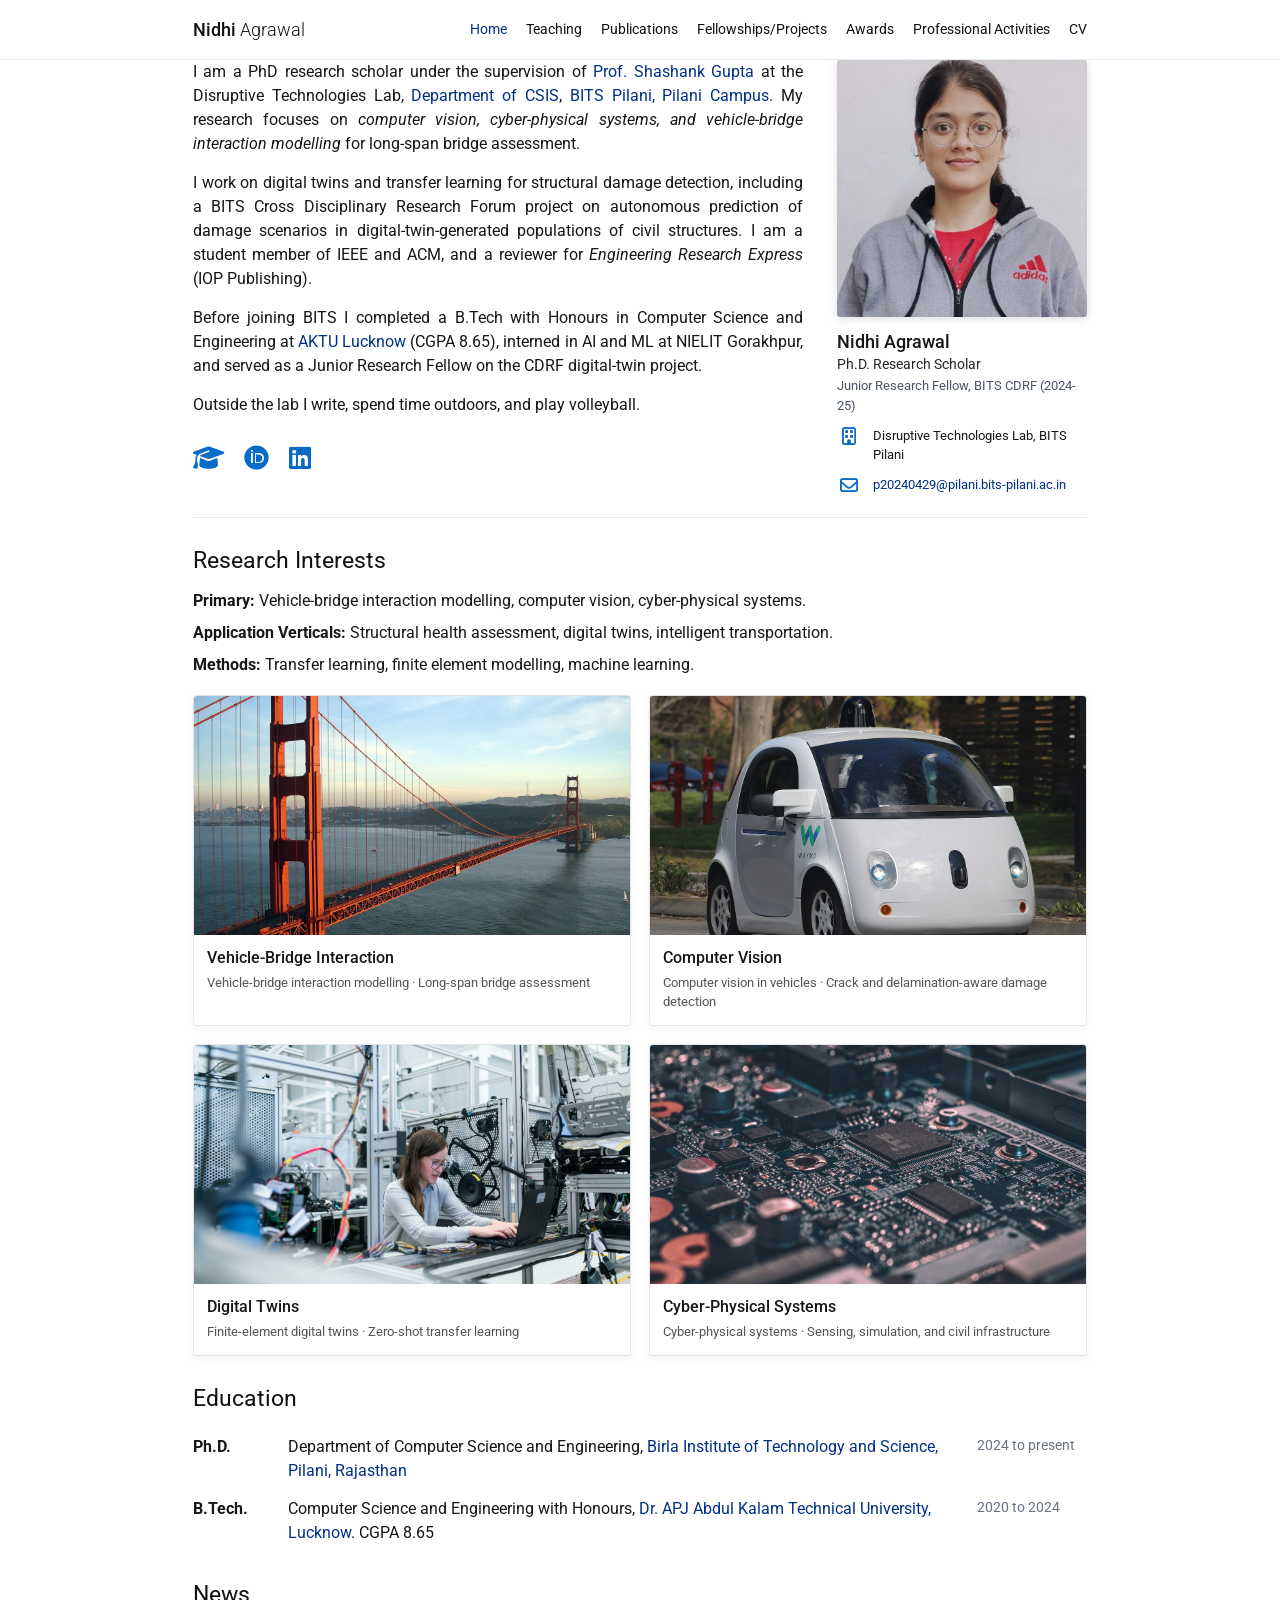
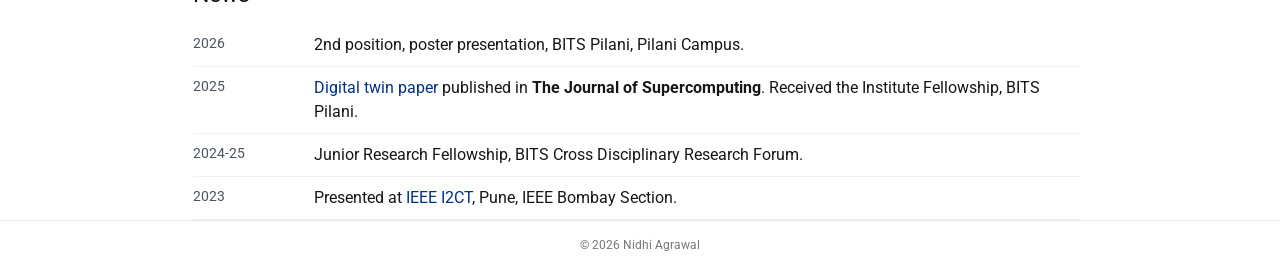
<file: index.html>
<!DOCTYPE html>
<html lang="en">
<head>
  <meta charset="utf-8">
  <meta name="viewport" content="width=device-width, initial-scale=1">
  <title>Nidhi Agrawal</title>
  <meta name="description" content="Nidhi Agrawal is a PhD research scholar at BITS Pilani working on computer vision, cyber-physical systems, and vehicle-bridge interaction modelling.">
  <link rel="canonical" href="https://786nidhiagrawal.github.io/">
  <link rel="icon" href="favicon.svg" type="image/svg+xml">
  <meta property="og:title" content="Nidhi Agrawal">
  <meta property="og:image" content="https://786nidhiagrawal.github.io/assets/nidhi.jpg">
  
  <link rel="preconnect" href="https://fonts.googleapis.com">
  <link rel="preconnect" href="https://fonts.gstatic.com" crossorigin>
  <link href="https://fonts.googleapis.com/css2?family=Roboto:wght@300;400;500;700&family=Roboto+Slab:wght@300;400;500&display=swap" rel="stylesheet">
  <link href="https://cdnjs.cloudflare.com/ajax/libs/font-awesome/6.7.2/css/all.min.css" rel="stylesheet">
  <link rel="stylesheet" href="styles.css?v=6">
</head>
<body>
  <nav>
    <div class="container nav-inner">
      <a class="brand" href="index.html"><b>Nidhi</b><span> Agrawal</span></a>
      <div class="links">
        <a class="active" href="index.html">Home</a><a href="teaching.html">Teaching</a><a href="publication.html">Publications</a><a href="research-projects.html">Fellowships/Projects</a><a href="awards.html">Awards</a><a href="professional-activities.html">Professional Activities</a><a href="assets/Nidhi_Agrawal_CV.pdf" target="_blank">CV</a>
      </div>
      <button aria-label="Open navigation" class="menu-btn" onclick="toggleMobileMenu()">☰</button>
    </div>
  </nav>
  <div class="mobile-links" id="mobileLinks">
    <div class="mobile-links-inner">
      <a class="active" href="index.html">Home</a><a href="teaching.html">Teaching</a><a href="publication.html">Publications</a><a href="research-projects.html">Fellowships/Projects</a><a href="awards.html">Awards</a><a href="professional-activities.html">Professional Activities</a><a href="assets/Nidhi_Agrawal_CV.pdf" target="_blank">CV</a>
    </div>
  </div>
  <main class="container">
    <div class="intro-section">
      <div class="bio">
        <p>
          I am a PhD research scholar under the supervision of
          <a href="https://www.bits-pilani.ac.in/pilani/shashank-gupta/" target="_blank">Prof. Shashank Gupta</a>
          at the Disruptive Technologies Lab,
          <a href="https://www.bits-pilani.ac.in/pilani/computer-science-information-systems/" target="_blank">Department of CSIS</a>,
          <a href="https://www.bits-pilani.ac.in/pilani/" target="_blank">BITS Pilani, Pilani Campus</a>.
          My research focuses on
          <em>computer vision, cyber-physical systems, and vehicle-bridge interaction modelling</em>
          for long-span bridge assessment.
        </p>
        <p>
          I work on digital twins and transfer learning for structural damage detection,
          including a BITS Cross Disciplinary Research Forum project on autonomous prediction
          of damage scenarios in digital-twin-generated populations of civil structures.
          I am a student member of IEEE and ACM, and a reviewer for
          <em>Engineering Research Express</em> (IOP Publishing).
        </p>
        <p>
          Before joining BITS I completed a B.Tech with Honours in Computer Science
          and Engineering at
          <a href="https://aktu.ac.in/" target="_blank">AKTU Lucknow</a>
          (CGPA 8.65), interned in AI and ML at NIELIT Gorakhpur, and served as a
          Junior Research Fellow on the CDRF digital-twin project.
        </p>
        <p>
          Outside the lab I write, spend time outdoors, and play volleyball.
        </p>
        <div class="academic-icons">
          <a href="https://scholar.google.com/citations?user=HJzKqeQAAAAJ" target="_blank" rel="noopener noreferrer" aria-label="Google Scholar" title="Google Scholar"><i class="fa-solid fa-graduation-cap"></i></a>
          <a href="https://orcid.org/0009-0005-8396-6947" target="_blank" rel="noopener noreferrer" aria-label="ORCID" title="ORCID"><i class="fa-brands fa-orcid"></i></a>
          <a href="https://www.linkedin.com/in/nidhi-agrawal-b269b3217/" target="_blank" rel="noopener noreferrer" aria-label="LinkedIn" title="LinkedIn"><i class="fa-brands fa-linkedin"></i></a>
        </div>
      </div>
      <aside class="profile">
        <img class="profile-photo" src="assets/nidhi.jpg" alt="Nidhi Agrawal" width="1363" height="1400">
        <h3>Nidhi Agrawal</h3>
        <p class="role">Ph.D. Research Scholar</p>
        <p class="fellowship-award">Junior Research Fellow, BITS CDRF (2024-25)</p>
        <div class="contact-info">
          <div class="contact-row">
            <i class="fa-regular fa-building" aria-hidden="true"></i>
            <span>Disruptive Technologies Lab, BITS Pilani</span>
          </div>
          <div class="contact-row">
            <i class="fa-regular fa-envelope" aria-hidden="true"></i>
            <span><a href="mailto:p20240429@pilani.bits-pilani.ac.in">p20240429@pilani.bits-pilani.ac.in</a></span>
          </div>
        </div>
      </aside>
    </div>
    <hr class="intro-divider">

    <section class="content-section">
      <h2>Research Interests</h2>
      <p><b>Primary:</b> Vehicle-bridge interaction modelling, computer vision, cyber-physical systems.</p>
      <p><b>Application Verticals:</b> Structural health assessment, digital twins, intelligent transportation.</p>
      <p><b>Methods:</b> Transfer learning, finite element modelling, machine learning.</p>
      <div class="research-grid">
        <article class="research-card">
          <img src="assets/research-bridge.jpg" alt="Long-span suspension bridge representing vehicle-bridge interaction modelling">
          <div class="research-card-body">
            <h3>Vehicle-Bridge Interaction</h3>
            <p>Vehicle-bridge interaction modelling · Long-span bridge assessment</p>
          </div>
        </article>
        <article class="research-card">
          <img src="assets/research-vision.jpg" alt="Autonomous vehicle representing computer vision in vehicles">
          <div class="research-card-body">
            <h3>Computer Vision</h3>
            <p>Computer vision in vehicles · Crack and delamination-aware damage detection</p>
          </div>
        </article>
        <article class="research-card">
          <img src="assets/research-twin.jpg" alt="Engineering workstation representing digital twins and finite element modelling">
          <div class="research-card-body">
            <h3>Digital Twins</h3>
            <p>Finite-element digital twins · Zero-shot transfer learning</p>
          </div>
        </article>
        <article class="research-card">
          <img src="assets/research-cps.jpg" alt="Circuit board representing cyber-physical systems">
          <div class="research-card-body">
            <h3>Cyber-Physical Systems</h3>
            <p>Cyber-physical systems · Sensing, simulation, and civil infrastructure</p>
          </div>
        </article>
      </div>
    </section>

    <section class="content-section">
      <h2>Education</h2>
      <div class="education-list">
        <div class="edu">
          <div><b>Ph.D.</b></div>
          <div>
            Department of Computer Science and Engineering,
            <a href="https://www.bits-pilani.ac.in/pilani/" target="_blank">Birla Institute of Technology and Science, Pilani, Rajasthan</a>
          </div>
          <div class="yr">2024 to present</div>
        </div>
        <div class="edu">
          <div><b>B.Tech.</b></div>
          <div>
            Computer Science and Engineering with Honours,
            <a href="https://aktu.ac.in/" target="_blank">Dr. APJ Abdul Kalam Technical University, Lucknow</a>.
            CGPA 8.65
          </div>
          <div class="yr">2020 to 2024</div>
        </div>
      </div>
    </section>

    <section class="content-section">
      <h2>News</h2>
      <div class="news">
        <div class="news-item">
          <div class="news-date">2026</div>
          <div>2nd position, poster presentation, BITS Pilani, Pilani Campus.</div>
        </div>
        <div class="news-item">
          <div class="news-date">2025</div>
          <div>
            <a href="https://doi.org/10.1007/s11227-026-08578-3" target="_blank">Digital twin paper</a>
            published in <b>The Journal of Supercomputing</b>.
            Received the Institute Fellowship, BITS Pilani.
          </div>
        </div>
        <div class="news-item">
          <div class="news-date">2024-25</div>
          <div>Junior Research Fellowship, BITS Cross Disciplinary Research Forum.</div>
        </div>
        <div class="news-item">
          <div class="news-date">2023</div>
          <div>
            Presented at
            <a href="https://ieeexplore.ieee.org/document/10126300" target="_blank">IEEE I2CT</a>,
            Pune, IEEE Bombay Section.
          </div>
        </div>
      </div>
    </section>
  </main>
  <footer>
    <div class="container">© <span id="year">2026</span> Nidhi Agrawal</div>
  </footer>
  <script src="script.js?v=6"></script>
</body>
</html>
</file>
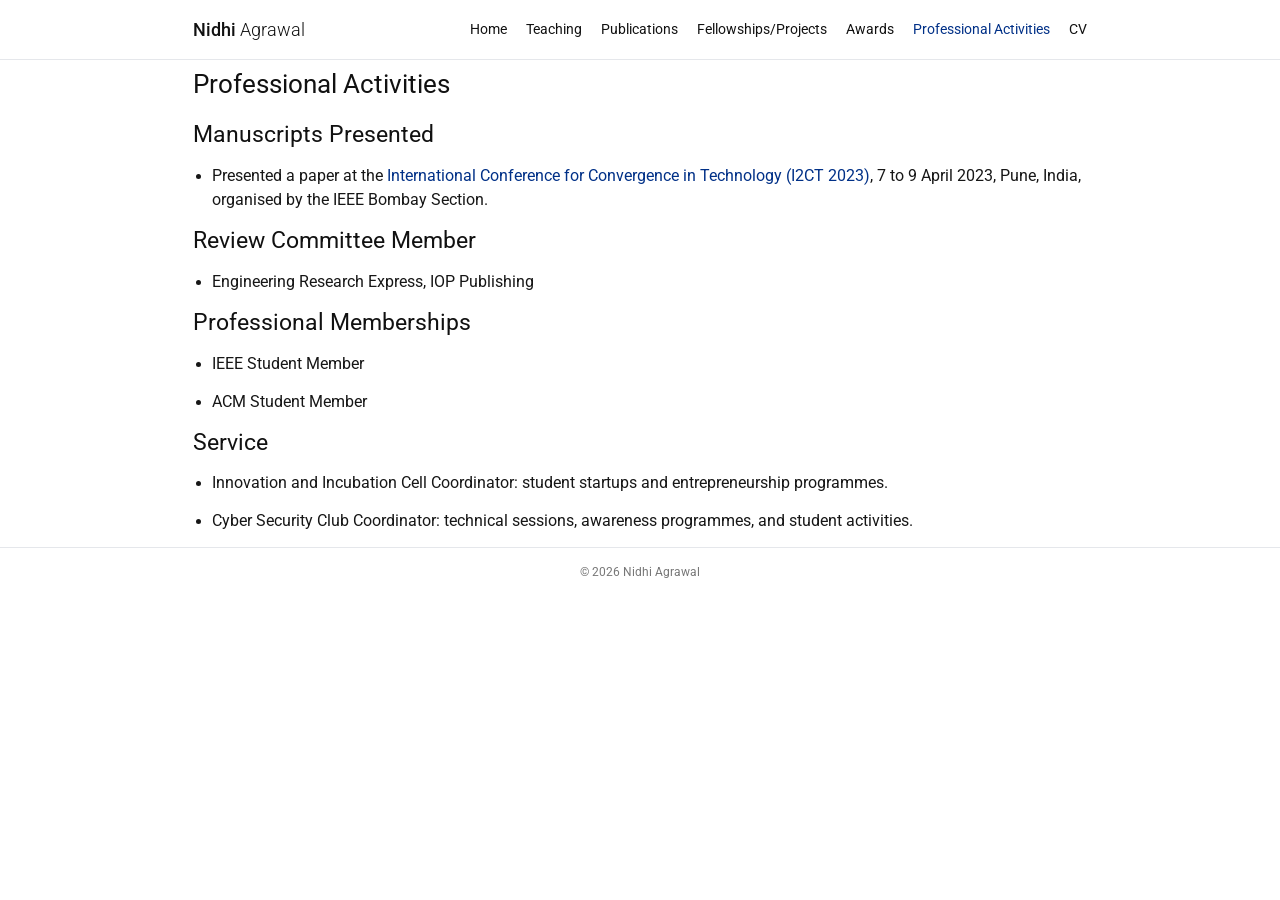
<file: professional-activities.html>
<!DOCTYPE html>
<html lang="en">
<head>
  <meta charset="utf-8">
  <meta name="viewport" content="width=device-width, initial-scale=1">
  <title>Professional Activities | Nidhi Agrawal</title>
  <meta name="description" content="Nidhi Agrawal is a PhD research scholar at BITS Pilani working on computer vision, cyber-physical systems, and vehicle-bridge interaction modelling.">
  <link rel="canonical" href="https://786nidhiagrawal.github.io/professional-activities.html">
  <link rel="icon" href="favicon.svg" type="image/svg+xml">
  <meta property="og:title" content="Nidhi Agrawal">
  <meta property="og:image" content="https://786nidhiagrawal.github.io/assets/nidhi.jpg">
  
  <link rel="preconnect" href="https://fonts.googleapis.com">
  <link rel="preconnect" href="https://fonts.gstatic.com" crossorigin>
  <link href="https://fonts.googleapis.com/css2?family=Roboto:wght@300;400;500;700&family=Roboto+Slab:wght@300;400;500&display=swap" rel="stylesheet">
  <link href="https://cdnjs.cloudflare.com/ajax/libs/font-awesome/6.7.2/css/all.min.css" rel="stylesheet">
  <link rel="stylesheet" href="styles.css?v=5">
</head>
<body>
  <nav>
    <div class="container nav-inner">
      <a class="brand" href="index.html"><b>Nidhi</b><span> Agrawal</span></a>
      <div class="links">
        <a href="index.html">Home</a><a href="teaching.html">Teaching</a><a href="publication.html">Publications</a><a href="research-projects.html">Fellowships/Projects</a><a href="awards.html">Awards</a><a class="active" href="professional-activities.html">Professional Activities</a><a href="assets/Nidhi_Agrawal_CV.pdf" target="_blank">CV</a>
      </div>
      <button aria-label="Open navigation" class="menu-btn" onclick="toggleMobileMenu()">☰</button>
    </div>
  </nav>
  <div class="mobile-links" id="mobileLinks">
    <div class="mobile-links-inner">
      <a href="index.html">Home</a><a href="teaching.html">Teaching</a><a href="publication.html">Publications</a><a href="research-projects.html">Fellowships/Projects</a><a href="awards.html">Awards</a><a class="active" href="professional-activities.html">Professional Activities</a><a href="assets/Nidhi_Agrawal_CV.pdf" target="_blank">CV</a>
    </div>
  </div>
  <main class="container">
    <h1>Professional Activities</h1>
    <h2>Manuscripts Presented</h2>
    <ul class="simple-list">
      <li>
        Presented a paper at the
        <a href="https://ieeexplore.ieee.org/document/10126300" target="_blank">International Conference for Convergence in Technology (I2CT 2023)</a>,
        7 to 9 April 2023, Pune, India, organised by the IEEE Bombay Section.
      </li>
    </ul>
    <h2>Review Committee Member</h2>
    <ul class="simple-list">
      <li>Engineering Research Express, IOP Publishing</li>
    </ul>
    <h2>Professional Memberships</h2>
    <ul class="simple-list">
      <li>IEEE Student Member</li>
      <li>ACM Student Member</li>
    </ul>
    <h2>Service</h2>
    <ul class="simple-list">
      <li>Innovation and Incubation Cell Coordinator: student startups and entrepreneurship programmes.</li>
      <li>Cyber Security Club Coordinator: technical sessions, awareness programmes, and student activities.</li>
    </ul>
  </main>
  <footer>
    <div class="container">© <span id="year">2026</span> Nidhi Agrawal</div>
  </footer>
  <script src="script.js?v=5"></script>
</body>
</html>
</file>
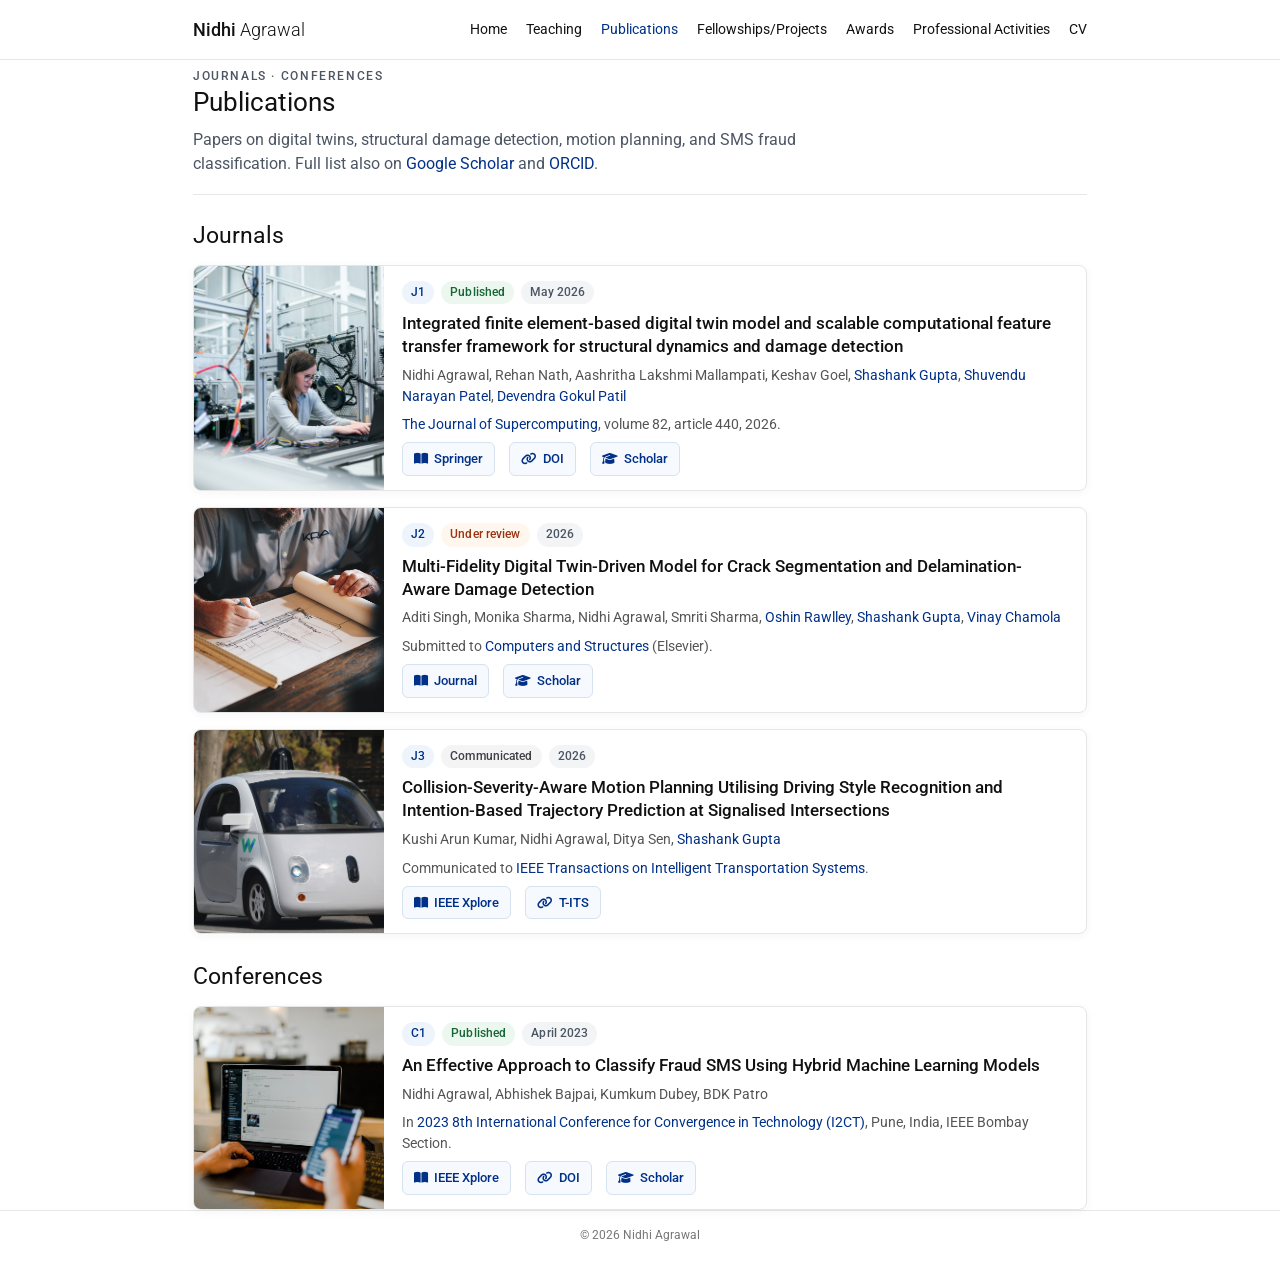
<file: publication.html>
<!DOCTYPE html>
<html lang="en">
<head>
  <meta charset="utf-8">
  <meta name="viewport" content="width=device-width, initial-scale=1">
  <title>Publications | Nidhi Agrawal</title>
  <meta name="description" content="Journal and conference publications by Nidhi Agrawal.">
  <link rel="canonical" href="https://786nidhiagrawal.github.io/publication.html">
  <link rel="icon" href="favicon.svg" type="image/svg+xml">
  <meta property="og:title" content="Publications | Nidhi Agrawal">
  <meta property="og:image" content="https://786nidhiagrawal.github.io/assets/nidhi.jpg">
  <link rel="preconnect" href="https://fonts.googleapis.com">
  <link rel="preconnect" href="https://fonts.gstatic.com" crossorigin>
  <link href="https://fonts.googleapis.com/css2?family=Roboto:wght@300;400;500;700&family=Roboto+Slab:wght@300;400;500&display=swap" rel="stylesheet">
  <link href="https://cdnjs.cloudflare.com/ajax/libs/font-awesome/6.7.2/css/all.min.css" rel="stylesheet">
  <link rel="stylesheet" href="styles.css?v=6">
</head>
<body>
  <nav>
    <div class="container nav-inner">
      <a class="brand" href="index.html"><b>Nidhi</b><span> Agrawal</span></a>
      <div class="links">
        <a href="index.html">Home</a>
        <a href="teaching.html">Teaching</a>
        <a class="active" href="publication.html">Publications</a>
        <a href="research-projects.html">Fellowships/Projects</a>
        <a href="awards.html">Awards</a>
        <a href="professional-activities.html">Professional Activities</a>
        <a href="assets/Nidhi_Agrawal_CV.pdf" target="_blank">CV</a>
      </div>
      <button aria-label="Open navigation" class="menu-btn" onclick="toggleMobileMenu()">☰</button>
    </div>
  </nav>
  <div class="mobile-links" id="mobileLinks">
    <div class="mobile-links-inner">
      <a href="index.html">Home</a>
      <a href="teaching.html">Teaching</a>
      <a class="active" href="publication.html">Publications</a>
      <a href="research-projects.html">Fellowships/Projects</a>
      <a href="awards.html">Awards</a>
      <a href="professional-activities.html">Professional Activities</a>
      <a href="assets/Nidhi_Agrawal_CV.pdf" target="_blank">CV</a>
    </div>
  </div>
  <main class="container">
    <header class="page-hero">
      <p class="page-kicker">Journals · Conferences</p>
      <h1>Publications</h1>
      <p>
        Papers on digital twins, structural damage detection, motion planning, and SMS fraud classification.
        Full list also on
        <a href="https://scholar.google.com/citations?user=HJzKqeQAAAAJ" target="_blank" rel="noopener">Google Scholar</a>
        and
        <a href="https://orcid.org/0009-0005-8396-6947" target="_blank" rel="noopener">ORCID</a>.
      </p>
    </header>

    <section class="content-section" style="margin-top:0">
      <h2>Journals</h2>
      <div class="pub-stack">
        <article class="pub-card">
          <img src="assets/research-twin.jpg" alt="Engineering workstation representing digital-twin modelling">
          <div class="pub-body">
            <div class="chip-row">
              <span class="chip">J1</span>
              <span class="chip chip-ok">Published</span>
              <span class="chip chip-muted">May 2026</span>
            </div>
            <h3 class="pub-title">
              <a href="https://link.springer.com/article/10.1007/s11227-026-08578-3" target="_blank" rel="noopener">Integrated finite element-based digital twin model and scalable computational feature transfer framework for structural dynamics and damage detection</a>
            </h3>
            <p class="pub-authors">
              Nidhi Agrawal, Rehan Nath, Aashritha Lakshmi Mallampati, Keshav Goel,
              <a href="https://www.bits-pilani.ac.in/pilani/shashank-gupta/" target="_blank" rel="noopener">Shashank Gupta</a>,
              <a href="https://www.bits-pilani.ac.in/pilani/sn-patel/" target="_blank" rel="noopener">Shuvendu Narayan Patel</a>,
              <a href="https://www.bits-pilani.ac.in/goa/devendra-gokul-patil/" target="_blank" rel="noopener">Devendra Gokul Patil</a>
            </p>
            <p class="pub-venue">
              <a href="https://link.springer.com/journal/11227" target="_blank" rel="noopener">The Journal of Supercomputing</a>,
              volume 82, article 440, 2026.
            </p>
            <div class="btn-row">
              <a class="btn" href="https://link.springer.com/article/10.1007/s11227-026-08578-3" target="_blank" rel="noopener"><i class="fa-solid fa-book-open"></i> Springer</a>
              <a class="btn" href="https://doi.org/10.1007/s11227-026-08578-3" target="_blank" rel="noopener"><i class="fa-solid fa-link"></i> DOI</a>
              <a class="btn" href="https://scholar.google.com/scholar?q=Integrated+finite+element-based+digital+twin+model+Agrawal+Supercomputing" target="_blank" rel="noopener"><i class="fa-solid fa-graduation-cap"></i> Scholar</a>
            </div>
          </div>
        </article>

        <article class="pub-card">
          <img src="assets/pub-crack.jpg" alt="Architectural structure representing crack and delamination detection">
          <div class="pub-body">
            <div class="chip-row">
              <span class="chip">J2</span>
              <span class="chip chip-wait">Under review</span>
              <span class="chip chip-muted">2026</span>
            </div>
            <h3 class="pub-title">
              <a href="https://www.sciencedirect.com/journal/computers-and-structures" target="_blank" rel="noopener">Multi-Fidelity Digital Twin-Driven Model for Crack Segmentation and Delamination-Aware Damage Detection</a>
            </h3>
            <p class="pub-authors">
              Aditi Singh, Monika Sharma, Nidhi Agrawal, Smriti Sharma,
              <a href="https://orawlley.github.io/portfolio/" target="_blank" rel="noopener">Oshin Rawlley</a>,
              <a href="https://www.bits-pilani.ac.in/pilani/shashank-gupta/" target="_blank" rel="noopener">Shashank Gupta</a>,
              <a href="https://www.bits-pilani.ac.in/pilani/vinay-chamola/" target="_blank" rel="noopener">Vinay Chamola</a>
            </p>
            <p class="pub-venue">
              Submitted to
              <a href="https://www.sciencedirect.com/journal/computers-and-structures" target="_blank" rel="noopener">Computers and Structures</a>
              (Elsevier).
            </p>
            <div class="btn-row">
              <a class="btn" href="https://www.sciencedirect.com/journal/computers-and-structures" target="_blank" rel="noopener"><i class="fa-solid fa-book-open"></i> Journal</a>
              <a class="btn" href="https://scholar.google.com/citations?user=HJzKqeQAAAAJ" target="_blank" rel="noopener"><i class="fa-solid fa-graduation-cap"></i> Scholar</a>
            </div>
          </div>
        </article>

        <article class="pub-card">
          <img src="assets/research-vision.jpg" alt="Autonomous vehicle representing intelligent transportation research">
          <div class="pub-body">
            <div class="chip-row">
              <span class="chip">J3</span>
              <span class="chip chip-draft">Communicated</span>
              <span class="chip chip-muted">2026</span>
            </div>
            <h3 class="pub-title">
              <a href="https://ieeexplore.ieee.org/xpl/RecentIssue.jsp?punumber=6979" target="_blank" rel="noopener">Collision-Severity-Aware Motion Planning Utilising Driving Style Recognition and Intention-Based Trajectory Prediction at Signalised Intersections</a>
            </h3>
            <p class="pub-authors">
              Kushi Arun Kumar, Nidhi Agrawal, Ditya Sen,
              <a href="https://www.bits-pilani.ac.in/pilani/shashank-gupta/" target="_blank" rel="noopener">Shashank Gupta</a>
            </p>
            <p class="pub-venue">
              Communicated to
              <a href="https://ieee-itss.org/pub/t-its/" target="_blank" rel="noopener">IEEE Transactions on Intelligent Transportation Systems</a>.
            </p>
            <div class="btn-row">
              <a class="btn" href="https://ieeexplore.ieee.org/xpl/RecentIssue.jsp?punumber=6979" target="_blank" rel="noopener"><i class="fa-solid fa-book-open"></i> IEEE Xplore</a>
              <a class="btn" href="https://ieee-itss.org/pub/t-its/" target="_blank" rel="noopener"><i class="fa-solid fa-link"></i> T-ITS</a>
            </div>
          </div>
        </article>
      </div>
    </section>

    <section class="content-section">
      <h2>Conferences</h2>
      <div class="pub-stack">
        <article class="pub-card">
          <img src="assets/pub-sms.jpg" alt="Laptop and phone representing SMS fraud classification">
          <div class="pub-body">
            <div class="chip-row">
              <span class="chip">C1</span>
              <span class="chip chip-ok">Published</span>
              <span class="chip chip-muted">April 2023</span>
            </div>
            <h3 class="pub-title">
              <a href="https://ieeexplore.ieee.org/document/10126300" target="_blank" rel="noopener">An Effective Approach to Classify Fraud SMS Using Hybrid Machine Learning Models</a>
            </h3>
            <p class="pub-authors">
              Nidhi Agrawal, Abhishek Bajpai, Kumkum Dubey, BDK Patro
            </p>
            <p class="pub-venue">
              In
              <a href="https://ieeexplore.ieee.org/xpl/conhome/10112639/proceeding" target="_blank" rel="noopener">2023 8th International Conference for Convergence in Technology (I2CT)</a>,
              Pune, India, IEEE Bombay Section.
            </p>
            <div class="btn-row">
              <a class="btn" href="https://ieeexplore.ieee.org/document/10126300" target="_blank" rel="noopener"><i class="fa-solid fa-book-open"></i> IEEE Xplore</a>
              <a class="btn" href="https://doi.org/10.1109/I2CT57861.2023.10126300" target="_blank" rel="noopener"><i class="fa-solid fa-link"></i> DOI</a>
              <a class="btn" href="https://scholar.google.com/scholar?q=An+Effective+Approach+to+Classify+Fraud+SMS+Agrawal+I2CT" target="_blank" rel="noopener"><i class="fa-solid fa-graduation-cap"></i> Scholar</a>
            </div>
          </div>
        </article>
      </div>
    </section>
  </main>
  <footer>
    <div class="container">© <span id="year">2026</span> Nidhi Agrawal</div>
  </footer>
  <script src="script.js?v=6"></script>
</body>
</html>
</file>
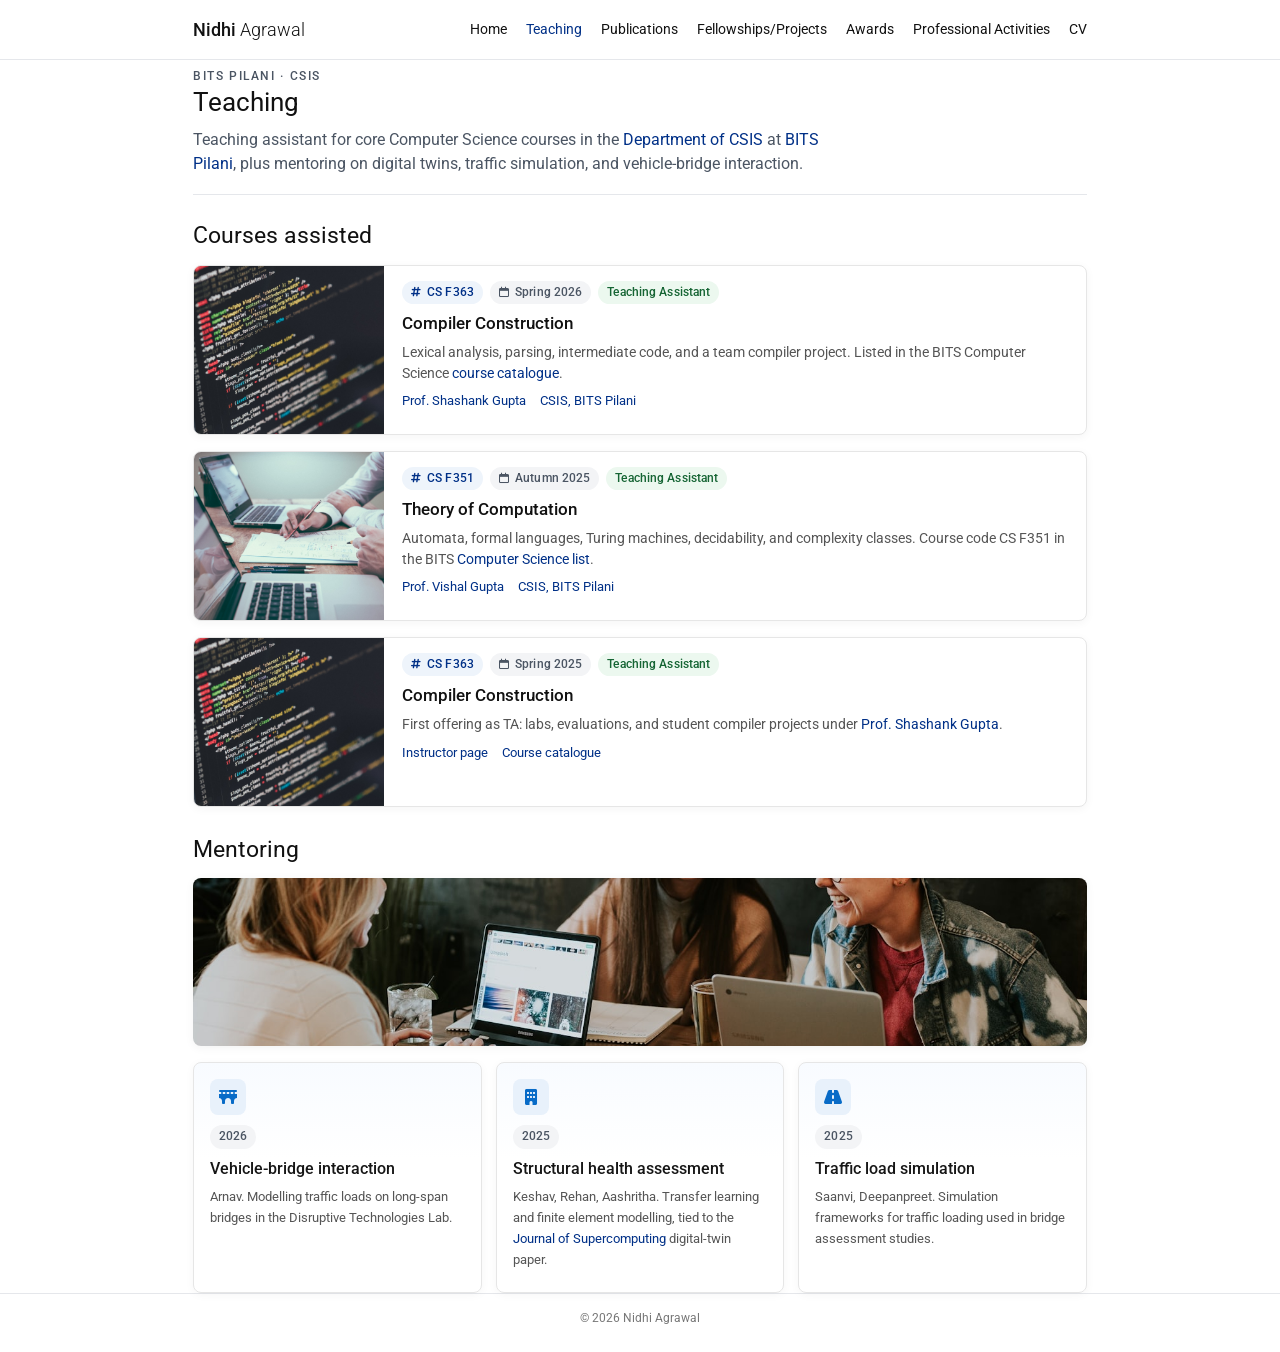
<file: teaching.html>
<!DOCTYPE html>
<html lang="en">
<head>
  <meta charset="utf-8">
  <meta name="viewport" content="width=device-width, initial-scale=1">
  <title>Teaching | Nidhi Agrawal</title>
  <meta name="description" content="Teaching assistantships and mentoring by Nidhi Agrawal at BITS Pilani.">
  <link rel="canonical" href="https://786nidhiagrawal.github.io/teaching.html">
  <link rel="icon" href="favicon.svg" type="image/svg+xml">
  <meta property="og:title" content="Teaching | Nidhi Agrawal">
  <meta property="og:image" content="https://786nidhiagrawal.github.io/assets/nidhi.jpg">
  <link rel="preconnect" href="https://fonts.googleapis.com">
  <link rel="preconnect" href="https://fonts.gstatic.com" crossorigin>
  <link href="https://fonts.googleapis.com/css2?family=Roboto:wght@300;400;500;700&family=Roboto+Slab:wght@300;400;500&display=swap" rel="stylesheet">
  <link href="https://cdnjs.cloudflare.com/ajax/libs/font-awesome/6.7.2/css/all.min.css" rel="stylesheet">
  <link rel="stylesheet" href="styles.css?v=6">
</head>
<body>
  <nav>
    <div class="container nav-inner">
      <a class="brand" href="index.html"><b>Nidhi</b><span> Agrawal</span></a>
      <div class="links">
        <a href="index.html">Home</a>
        <a class="active" href="teaching.html">Teaching</a>
        <a href="publication.html">Publications</a>
        <a href="research-projects.html">Fellowships/Projects</a>
        <a href="awards.html">Awards</a>
        <a href="professional-activities.html">Professional Activities</a>
        <a href="assets/Nidhi_Agrawal_CV.pdf" target="_blank">CV</a>
      </div>
      <button aria-label="Open navigation" class="menu-btn" onclick="toggleMobileMenu()">☰</button>
    </div>
  </nav>
  <div class="mobile-links" id="mobileLinks">
    <div class="mobile-links-inner">
      <a href="index.html">Home</a>
      <a class="active" href="teaching.html">Teaching</a>
      <a href="publication.html">Publications</a>
      <a href="research-projects.html">Fellowships/Projects</a>
      <a href="awards.html">Awards</a>
      <a href="professional-activities.html">Professional Activities</a>
      <a href="assets/Nidhi_Agrawal_CV.pdf" target="_blank">CV</a>
    </div>
  </div>
  <main class="container">
    <header class="page-hero">
      <p class="page-kicker">BITS Pilani · CSIS</p>
      <h1>Teaching</h1>
      <p>
        Teaching assistant for core Computer Science courses in the
        <a href="https://www.bits-pilani.ac.in/pilani/computer-science-information-systems/" target="_blank" rel="noopener">Department of CSIS</a>
        at
        <a href="https://www.bits-pilani.ac.in/pilani/" target="_blank" rel="noopener">BITS Pilani</a>,
        plus mentoring on digital twins, traffic simulation, and vehicle-bridge interaction.
      </p>
    </header>

    <section class="content-section" style="margin-top:0">
      <h2>Courses assisted</h2>
      <div class="course-stack">
        <article class="course-card">
          <img src="assets/teach-compiler.jpg" alt="Source code on a monitor for compiler construction">
          <div class="course-body">
            <div class="chip-row">
              <span class="chip"><i class="fa-solid fa-hashtag"></i> CS F363</span>
              <span class="chip chip-muted"><i class="fa-regular fa-calendar"></i> Spring 2026</span>
              <span class="chip chip-ok">Teaching Assistant</span>
            </div>
            <h3>Compiler Construction</h3>
            <p>
              Lexical analysis, parsing, intermediate code, and a team compiler project.
              Listed in the BITS Computer Science
              <a href="https://www.bits-pilani.ac.in/dubai/computer-science-information-systems/courses/" target="_blank" rel="noopener">course catalogue</a>.
            </p>
            <div class="link-row">
              <a href="https://www.bits-pilani.ac.in/pilani/shashank-gupta/" target="_blank" rel="noopener">Prof. Shashank Gupta</a>
              <a href="https://www.bits-pilani.ac.in/pilani/computer-science-information-systems/" target="_blank" rel="noopener">CSIS, BITS Pilani</a>
            </div>
          </div>
        </article>

        <article class="course-card">
          <img src="assets/teach-toc.jpg" alt="Desk with notes representing theory of computation">
          <div class="course-body">
            <div class="chip-row">
              <span class="chip"><i class="fa-solid fa-hashtag"></i> CS F351</span>
              <span class="chip chip-muted"><i class="fa-regular fa-calendar"></i> Autumn 2025</span>
              <span class="chip chip-ok">Teaching Assistant</span>
            </div>
            <h3>Theory of Computation</h3>
            <p>
              Automata, formal languages, Turing machines, decidability, and complexity classes.
              Course code CS F351 in the BITS
              <a href="https://www.bits-pilani.ac.in/dubai/computer-science-information-systems/courses/" target="_blank" rel="noopener">Computer Science list</a>.
            </p>
            <div class="link-row">
              <a href="https://www.bits-pilani.ac.in/pilani/vishal-gupta/" target="_blank" rel="noopener">Prof. Vishal Gupta</a>
              <a href="https://www.bits-pilani.ac.in/pilani/computer-science-information-systems/" target="_blank" rel="noopener">CSIS, BITS Pilani</a>
            </div>
          </div>
        </article>

        <article class="course-card">
          <img src="assets/teach-compiler.jpg" alt="Programming workspace for compiler construction">
          <div class="course-body">
            <div class="chip-row">
              <span class="chip"><i class="fa-solid fa-hashtag"></i> CS F363</span>
              <span class="chip chip-muted"><i class="fa-regular fa-calendar"></i> Spring 2025</span>
              <span class="chip chip-ok">Teaching Assistant</span>
            </div>
            <h3>Compiler Construction</h3>
            <p>
              First offering as TA: labs, evaluations, and student compiler projects under
              <a href="https://www.bits-pilani.ac.in/pilani/shashank-gupta/" target="_blank" rel="noopener">Prof. Shashank Gupta</a>.
            </p>
            <div class="link-row">
              <a href="https://www.bits-pilani.ac.in/pilani/shashank-gupta/" target="_blank" rel="noopener">Instructor page</a>
              <a href="https://www.bits-pilani.ac.in/dubai/computer-science-information-systems/courses/" target="_blank" rel="noopener">Course catalogue</a>
            </div>
          </div>
        </article>
      </div>
    </section>

    <section class="content-section">
      <h2>Mentoring</h2>
      <img class="section-banner" src="assets/teach-mentor.jpg" alt="Students collaborating during a mentoring session">
      <div class="mentor-grid">
        <article class="mentor-card">
          <div class="mentor-icon"><i class="fa-solid fa-bridge"></i></div>
          <div class="chip-row"><span class="chip chip-muted">2026</span></div>
          <h3>Vehicle-bridge interaction</h3>
          <p>Arnav. Modelling traffic loads on long-span bridges in the Disruptive Technologies Lab.</p>
        </article>
        <article class="mentor-card">
          <div class="mentor-icon"><i class="fa-solid fa-building"></i></div>
          <div class="chip-row"><span class="chip chip-muted">2025</span></div>
          <h3>Structural health assessment</h3>
          <p>Keshav, Rehan, Aashritha. Transfer learning and finite element modelling, tied to the
            <a href="https://doi.org/10.1007/s11227-026-08578-3" target="_blank" rel="noopener">Journal of Supercomputing</a> digital-twin paper.</p>
        </article>
        <article class="mentor-card">
          <div class="mentor-icon"><i class="fa-solid fa-road"></i></div>
          <div class="chip-row"><span class="chip chip-muted">2025</span></div>
          <h3>Traffic load simulation</h3>
          <p>Saanvi, Deepanpreet. Simulation frameworks for traffic loading used in bridge assessment studies.</p>
        </article>
      </div>
    </section>
  </main>
  <footer>
    <div class="container">© <span id="year">2026</span> Nidhi Agrawal</div>
  </footer>
  <script src="script.js?v=6"></script>
</body>
</html>
</file>
<file: styles.css>
:root {
  --blue: #003087;
  --icon-blue: #086bc7;
  --text: #161616;
  --muted: #6b7280;
  --line: #e5e7eb;
  --max: 930px;
}

* { box-sizing: border-box; }

html { scroll-behavior: smooth; }

body {
  margin: 0;
  padding-top: 60px;
  background: #fff;
  color: var(--text);
  font-family: "Roboto", Arial, sans-serif;
  font-size: 15.5px;
  line-height: 1.55;
  -webkit-font-smoothing: antialiased;
}

a {
  color: var(--blue);
  text-decoration: none;
}

a:hover { text-decoration: underline; }

.container {
  width: 100%;
  max-width: var(--max);
  margin: 0 auto;
  padding: 0 18px;
}

nav {
  position: fixed;
  top: 0;
  left: 0;
  right: 0;
  z-index: 1000;
  height: 60px;
  background: rgba(255, 255, 255, 0.98);
  border-bottom: 1px solid var(--line);
}

.nav-inner {
  height: 60px;
  display: flex;
  align-items: center;
}

.brand {
  color: #111;
  font-size: 18px;
  white-space: nowrap;
}

.brand b { font-weight: 500; }
.brand span { font-weight: 300; }

.links {
  margin-left: auto;
  display: flex;
  align-items: center;
  gap: 19px;
}

.links a {
  color: #111;
  font-size: 14px;
  white-space: nowrap;
}

.links a.active,
.links a:hover {
  color: var(--blue);
  text-decoration: none;
}

.menu-btn {
  display: none;
  margin-left: auto;
  padding: 4px;
  border: 0;
  background: none;
  color: #111;
  font-size: 23px;
  cursor: pointer;
}

.mobile-links {
  display: none;
  position: fixed;
  z-index: 999;
  top: 60px;
  left: 0;
  right: 0;
  background: #fff;
  border-bottom: 1px solid var(--line);
  padding: 12px 18px;
}

.mobile-links.is-open { display: block; }

.mobile-links-inner {
  max-width: 930px;
  margin: auto;
  display: grid;
  gap: 8px;
  text-align: right;
}

.mobile-links a.active { color: var(--blue); }

main {
  padding-top: 12px;
  padding-bottom: 56px;
}

.intro-section {
  display: grid;
  grid-template-columns: minmax(0, 1fr) 250px;
  column-gap: 34px;
  align-items: stretch;
}

.bio { min-width: 0; }

.bio p {
  margin: 0 0 15px;
  text-align: justify;
  text-justify: inter-word;
}

.profile {
  min-width: 0;
  height: 100%;
  display: flex;
  flex-direction: column;
  margin: 0;
}

.profile-photo {
  display: block;
  width: 100%;
  height: auto;
  max-height: none;
  object-fit: contain;
  object-position: center;
  border: 0;
  border-radius: 3px;
  box-shadow: 0 2px 9px rgba(0, 0, 0, 0.13);
}

.profile h3 {
  margin: 13px 0 1px;
  font-size: 18px;
  line-height: 1.3;
  font-weight: 500;
}

.role {
  margin: 0;
  font-size: 13.5px;
  color: #252525;
}

.fellowship-award {
  margin: 1px 0 8px;
  color: #4b5563;
  font-size: 12.9px;
  font-weight: 400;
}

.affiliation {
  margin: 0 0 10px;
  font-size: 13px;
  line-height: 1.48;
}

.contact-info {
  margin-top: 2px;
  flex: 1;
  display: flex;
  flex-direction: column;
  justify-content: space-evenly;
}

.contact-row {
  display: grid;
  grid-template-columns: 27px minmax(0, 1fr);
  column-gap: 9px;
  align-items: start;
  margin-bottom: 10px;
  font-size: 13px;
  line-height: 1.48;
}

.contact-row i {
  width: 24px;
  margin-top: 2px;
  color: var(--icon-blue);
  font-size: 18px;
  text-align: center;
}

.contact-row span {
  min-width: 0;
  overflow-wrap: anywhere;
}

.academic-icons {
  margin-top: auto;
  padding-top: 14px;
  padding-bottom: 0;
  display: flex;
  align-items: center;
  justify-content: flex-start;
  gap: 20px;
}

.academic-icons a {
  display: inline-flex;
  align-items: center;
  justify-content: center;
  color: var(--icon-blue);
  font-size: 25px;
  line-height: 1;
  text-decoration: none;
  transition: transform 0.15s ease, color 0.15s ease;
}

.academic-icons a:hover {
  color: var(--blue);
  transform: translateY(-2px);
}

.intro-divider {
  border: 0;
  border-top: 1px solid var(--line);
  margin: 12px 0 0;
}

section.content-section {
  margin-top: 28px;
}

h1 {
  margin: 8px 0 18px;
  color: #111;
  font-size: 26px;
  line-height: 1.3;
  font-weight: 400;
}

h2 {
  margin: 0 0 14px;
  color: #111;
  font-size: 23px;
  line-height: 1.3;
  font-weight: 400;
}

section.content-section p {
  margin: 0 0 8px;
}

.research-grid {
  display: grid;
  grid-template-columns: repeat(2, minmax(0, 1fr));
  gap: 18px;
  margin-top: 17px;
}

.research-card {
  border: 1px solid #e6e6e6;
  border-radius: 4px;
  overflow: hidden;
  background: #fff;
  box-shadow: 0 2px 8px rgba(0, 0, 0, 0.055);
}

.research-card img {
  display: block;
  width: 100%;
  aspect-ratio: 16 / 8.8;
  object-fit: cover;
  object-position: center;
}

.research-card-body {
  padding: 12px 13px 13px;
}

.research-card h3 {
  margin: 0 0 5px;
  font-size: 16px;
  line-height: 1.35;
  font-weight: 500;
}

.research-card p {
  margin: 0 !important;
  color: #555;
  font-size: 13px;
  line-height: 1.45;
}

.education-list { width: 100%; }

.edu {
  display: grid;
  grid-template-columns: 82px minmax(0, 1fr) 110px;
  column-gap: 13px;
  align-items: start;
  padding: 7px 0;
}

.edu .yr {
  color: var(--muted);
  font-size: 14px;
  text-align: left;
  white-space: nowrap;
}

.news {
  max-height: 260px;
  overflow-y: auto;
  padding-right: 7px;
}

.news-item {
  display: grid;
  grid-template-columns: 105px minmax(0, 1fr);
  column-gap: 16px;
  padding: 9px 0;
  border-bottom: 1px solid #f0f0f0;
}

.news-date {
  color: #4b5563;
  font-size: 13.5px;
}

.teaching-grid {
  display: grid;
  grid-template-columns: repeat(2, minmax(0, 1fr));
  gap: 18px;
}

.year-box {
  border: 1px solid #e6e6e6;
  border-radius: 4px;
  padding: 14px 16px 8px;
  background: #fff;
  box-shadow: 0 2px 8px rgba(0, 0, 0, 0.055);
}

.year-box h3 {
  margin: 0 0 10px;
  color: var(--blue);
  font-size: 18px;
  font-weight: 500;
}

.semester {
  margin-bottom: 14px;
  font-size: 14.5px;
  line-height: 1.5;
}

.pub-list,
.simple-list {
  margin: 0;
  padding-left: 1.2rem;
  text-align: justify;
}

.pub-list li,
.simple-list li {
  margin-bottom: 14px;
}

.simple-list { text-align: left; }

.project {
  padding: 2px 0 8px;
  margin-bottom: 20px;
  border-bottom: 1px solid var(--line);
}

.field {
  display: grid;
  grid-template-columns: 168px minmax(0, 1fr);
  column-gap: 10px;
  margin-bottom: 10px;
  align-items: start;
}

.field b {
  font-weight: 500;
  flex-shrink: 0;
}

footer {
  border-top: 1px solid var(--line);
  padding: 15px 0 24px;
  color: #777;
  font-size: 12px;
  text-align: center;
}

@media (max-width: 900px) {
  .links { gap: 12px; }
  .links a { font-size: 13px; }
  .intro-section {
    grid-template-columns: minmax(0, 1fr) 235px;
    column-gap: 28px;
  }
}

@media (max-width: 760px) {
  .links { display: none; }
  .menu-btn { display: block; }

  main { padding-top: 25px; }

  .intro-section {
    display: flex;
    flex-direction: column;
  }

  .profile {
    order: 1;
    width: 100%;
    margin-bottom: 28px;
  }

  .bio { order: 2; }

  .profile-photo {
    width: 210px;
    max-width: 72%;
  }

  .academic-icons { margin-top: 5px; }

  .bio p { text-align: left; }

  .research-grid,
  .teaching-grid {
    grid-template-columns: 1fr;
  }

  .edu,
  .field,
  .news-item {
    grid-template-columns: 1fr;
    row-gap: 2px;
  }

  .edu .yr { text-align: left; }

  .course-card,
  .pub-card {
    grid-template-columns: 1fr;
  }

  .course-card img,
  .pub-card img {
    min-height: 140px;
    max-height: 170px;
    height: 170px;
  }

  .mentor-grid {
    grid-template-columns: 1fr;
  }
}

.page-hero {
  margin: 8px 0 26px;
  padding-bottom: 18px;
  border-bottom: 1px solid var(--line);
}

.page-kicker {
  margin: 0 0 6px;
  color: var(--icon-blue);
  font-size: 11.5px;
  font-weight: 500;
  letter-spacing: 0.14em;
  text-transform: uppercase;
}

.page-hero h1 { margin: 0 0 8px; }

.page-hero p {
  margin: 0;
  max-width: 640px;
  color: #4b5563;
}

.course-stack,
.pub-stack {
  display: grid;
  gap: 16px;
}

.course-card,
.pub-card {
  display: grid;
  grid-template-columns: 190px minmax(0, 1fr);
  overflow: hidden;
  border: 1px solid #e6e6e6;
  border-radius: 8px;
  background: #fff;
  box-shadow: 0 2px 10px rgba(0, 0, 0, 0.045);
  transition: transform 0.16s ease, box-shadow 0.16s ease;
}

.course-card:hover,
.pub-card:hover {
  transform: translateY(-2px);
  box-shadow: 0 10px 24px rgba(0, 0, 0, 0.08);
}

.course-card img,
.pub-card img {
  display: block;
  width: 100%;
  height: 100%;
  min-height: 168px;
  object-fit: cover;
}

.course-body,
.pub-body {
  padding: 15px 18px 14px;
  min-width: 0;
}

.chip-row {
  display: flex;
  flex-wrap: wrap;
  gap: 7px;
  margin-bottom: 8px;
}

.chip {
  display: inline-flex;
  align-items: center;
  gap: 6px;
  padding: 3px 9px;
  border-radius: 999px;
  background: #eef4fb;
  color: var(--blue);
  font-size: 11.5px;
  font-weight: 500;
  letter-spacing: 0.01em;
}

.chip i { font-size: 11px; }

.chip-muted {
  background: #f3f4f6;
  color: #4b5563;
}

.chip-ok {
  background: #ecf8ef;
  color: #166534;
}

.chip-wait {
  background: #fff7ed;
  color: #9a3412;
}

.chip-draft {
  background: #f4f4f5;
  color: #3f3f46;
}

.course-body h3,
.pub-title {
  margin: 0 0 7px;
  color: #111;
  font-size: 17px;
  line-height: 1.35;
  font-weight: 500;
}

.pub-title a { color: #111; }
.pub-title a:hover { color: var(--blue); text-decoration: none; }

.course-body p,
.pub-authors,
.pub-venue {
  margin: 0 0 10px;
  color: #555;
  font-size: 13.6px;
  line-height: 1.5;
}

.pub-authors { margin-bottom: 6px; }
.pub-venue { margin-bottom: 12px; }

.link-row,
.btn-row {
  display: flex;
  flex-wrap: wrap;
  gap: 8px 14px;
  align-items: center;
}

.link-row a {
  font-size: 13.4px;
}

.btn {
  display: inline-flex;
  align-items: center;
  gap: 6px;
  padding: 6px 11px;
  border: 1px solid #d7e2ef;
  border-radius: 6px;
  background: #f6f9fd;
  color: var(--blue);
  font-size: 12.5px;
  font-weight: 500;
  text-decoration: none;
}

.btn:hover {
  background: var(--blue);
  border-color: var(--blue);
  color: #fff;
  text-decoration: none;
}

.mentor-grid {
  display: grid;
  grid-template-columns: repeat(3, minmax(0, 1fr));
  gap: 14px;
}

.mentor-card {
  padding: 16px 16px 14px;
  border: 1px solid #e6e6e6;
  border-radius: 8px;
  background: linear-gradient(180deg, #f8fbff 0%, #fff 42%);
  box-shadow: 0 2px 10px rgba(0, 0, 0, 0.04);
}

.mentor-icon {
  display: inline-flex;
  align-items: center;
  justify-content: center;
  width: 36px;
  height: 36px;
  margin-bottom: 10px;
  border-radius: 8px;
  background: #e8f1fb;
  color: var(--icon-blue);
  font-size: 16px;
}

.mentor-card h3 {
  margin: 0 0 6px;
  font-size: 15.5px;
  font-weight: 500;
}

.mentor-card p {
  margin: 0;
  color: #555;
  font-size: 13.4px;
}

.section-banner {
  display: block;
  width: 100%;
  height: 168px;
  margin: 0 0 16px;
  object-fit: cover;
  border-radius: 8px;
  box-shadow: 0 2px 10px rgba(0, 0, 0, 0.05);
}

@media (max-width: 760px) {
  .course-card,
  .pub-card {
    grid-template-columns: 1fr;
  }

  .course-card img,
  .pub-card img {
    min-height: 140px;
    max-height: 170px;
    height: 170px;
  }

  .mentor-grid {
    grid-template-columns: 1fr;
  }
}
</file>
